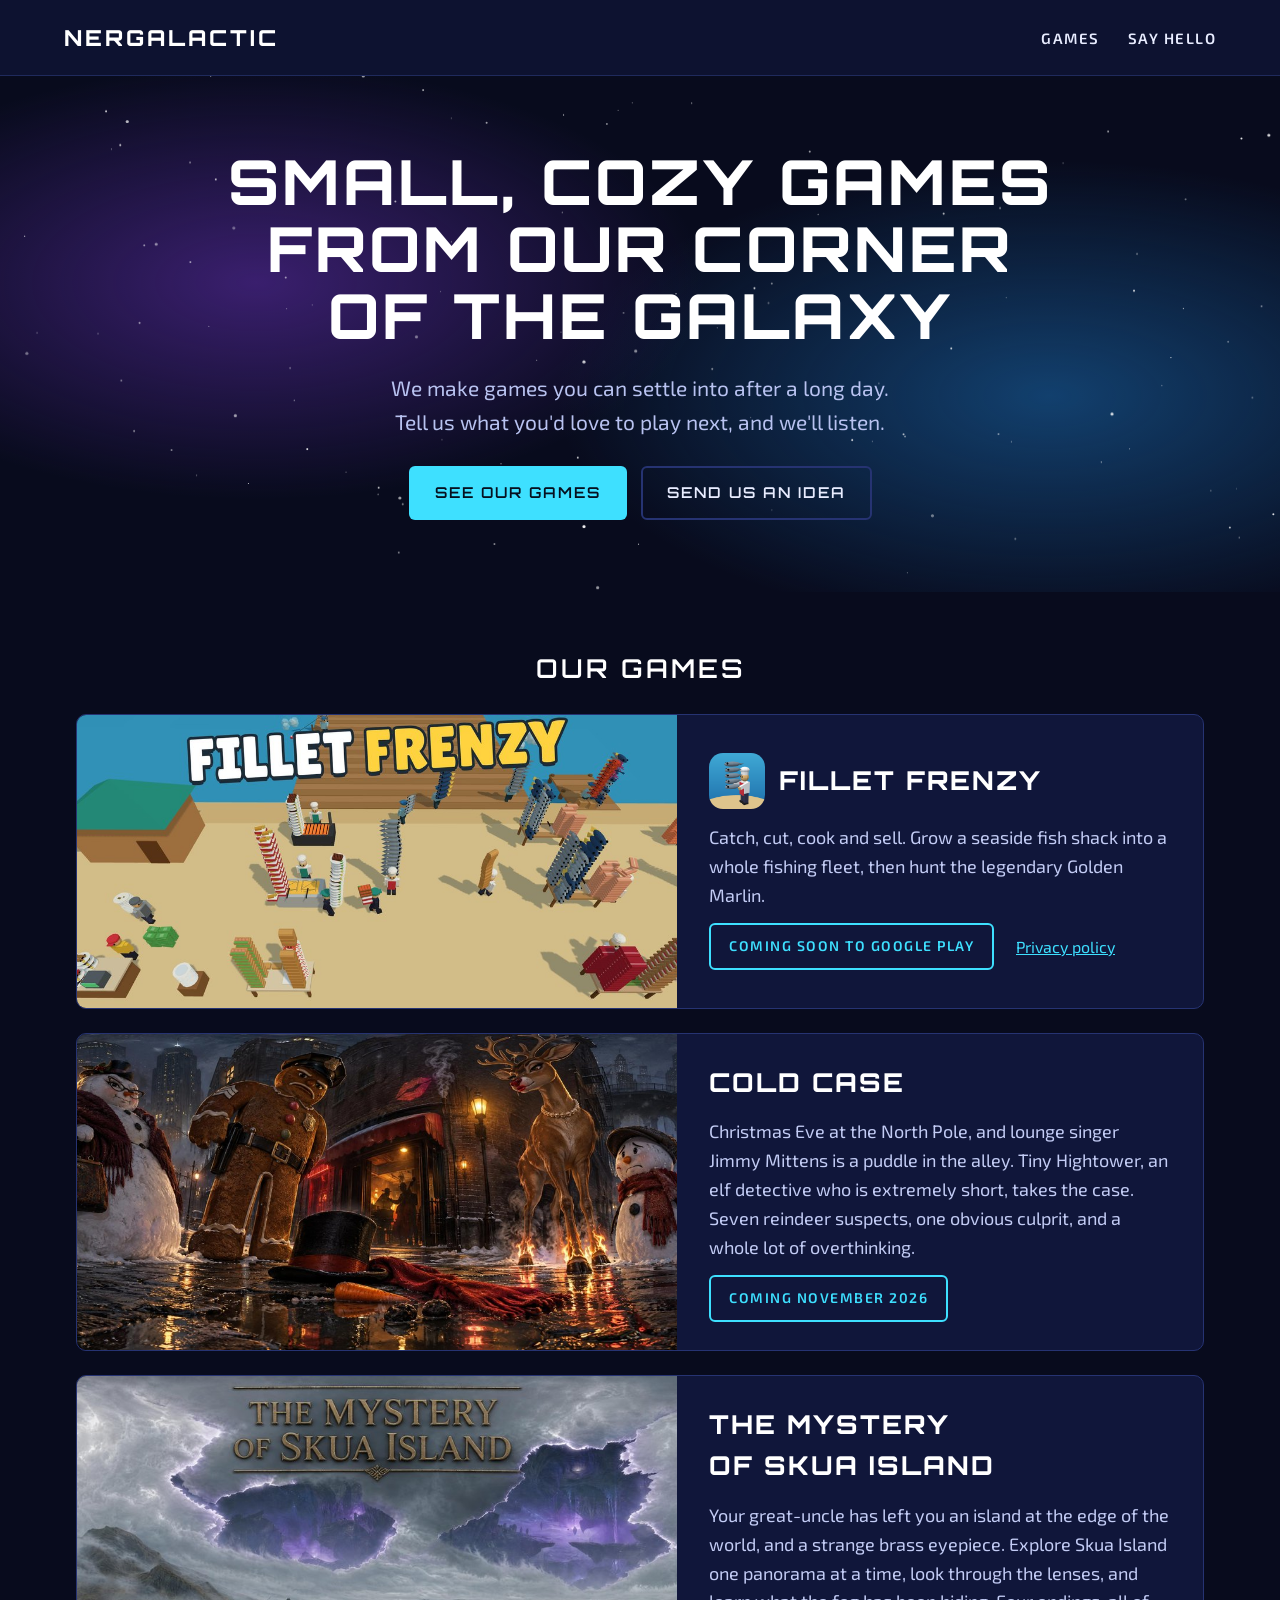
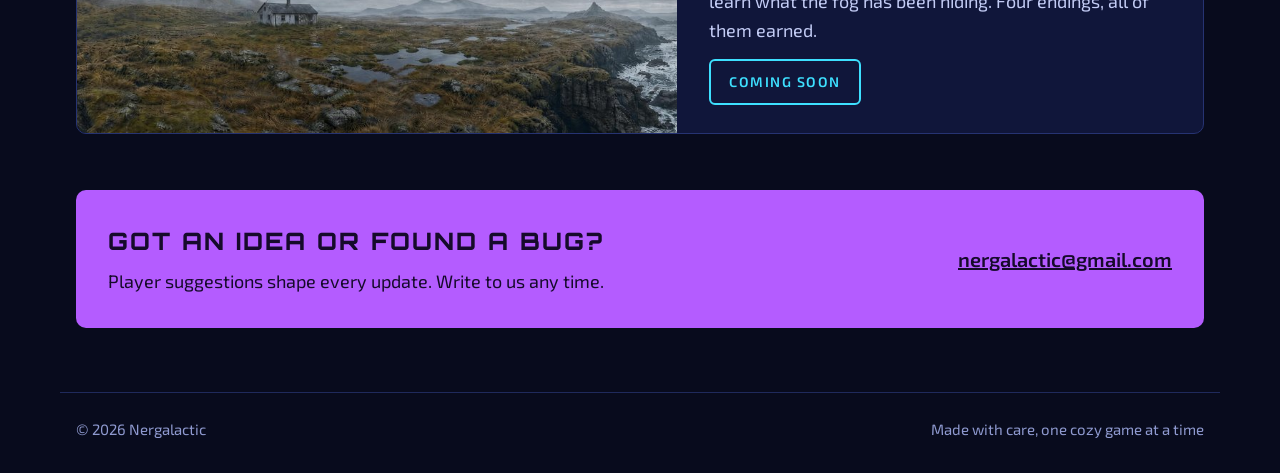
<file: index.html>
<!doctype html>
<html lang="en">
<head>
<meta charset="utf-8">
<meta name="viewport" content="width=device-width, initial-scale=1">
<title>Nergalactic</title>
<meta name="description" content="Small, cozy games from our corner of the galaxy.">
<link rel="preconnect" href="https://fonts.googleapis.com">
<link rel="preconnect" href="https://fonts.gstatic.com" crossorigin>
<link rel="stylesheet" href="https://fonts.googleapis.com/css2?family=Orbitron:wght@600;800&family=Exo+2:wght@400;600&display=swap">
<link rel="stylesheet" href="site.css">
</head>
<body>
<header class="bar">
  <a class="logo" href="./">NERGALACTIC</a>
  <nav>
    <a href="#games">GAMES</a>
    <a href="#hello">SAY HELLO</a>
  </nav>
</header>

<main>
  <section class="hero">
    <canvas id="stars" aria-hidden="true"></canvas>
    <div class="hero-text">
      <h1>SMALL, COZY GAMES FROM OUR CORNER OF THE GALAXY</h1>
      <p>We make games you can settle into after a long day. Tell us what you'd love to play next, and we'll listen.</p>
      <div class="actions">
        <a class="btn" href="#games">SEE OUR GAMES</a>
        <a class="btn ghost" href="#hello">SEND US AN IDEA</a>
      </div>
    </div>
  </section>

  <section id="games" class="wrap">
    <h2>OUR GAMES</h2>
    <article class="game">
      <img src="img/fillet-frenzy.jpg" alt="Fillet Frenzy: a busy seaside fish shack with chefs and stacks of fish" width="1024" height="500">
      <div class="game-text">
        <div class="game-title">
          <img src="img/fillet-frenzy-icon.png" alt="" width="56" height="56">
          <h3>FILLET FRENZY</h3>
        </div>
        <p>Catch, cut, cook and sell. Grow a seaside fish shack into a whole fishing fleet, then hunt the legendary Golden Marlin.</p>
        <div class="game-links">
          <span class="soon">COMING SOON TO GOOGLE PLAY</span>
          <a href="fillet-frenzy/privacy.html">Privacy policy</a>
        </div>
      </div>
    </article>
    <article class="game">
      <img src="img/cold-case.jpg" alt="Cold Case: a melted snowman's hat, scarf and carrot nose in a snowy alley, with a gingerbread cop, a reindeer with flaming hooves and two worried snowmen" width="1024" height="500" loading="lazy">
      <div class="game-text">
        <div class="game-title">
          <h3>COLD CASE</h3>
        </div>
        <p>Christmas Eve at the North Pole, and lounge singer Jimmy Mittens is a puddle in the alley. Tiny Hightower, an elf detective who is extremely short, takes the case. Seven reindeer suspects, one obvious culprit, and a whole lot of overthinking.</p>
        <div class="game-links">
          <span class="soon">COMING NOVEMBER 2026</span>
        </div>
      </div>
    </article>
    <article class="game">
      <img src="img/skua-island.jpg" alt="The Mystery of Skua Island: a lone cottage on a fogbound island under a stormy sky, with glowing purple rifts torn in the clouds" width="1024" height="500" loading="lazy">
      <div class="game-text">
        <div class="game-title">
          <h3>THE MYSTERY OF SKUA ISLAND</h3>
        </div>
        <p>Your great-uncle has left you an island at the edge of the world, and a strange brass eyepiece. Explore Skua Island one panorama at a time, look through the lenses, and learn what the fog has been hiding. Four endings, all of them earned.</p>
        <div class="game-links">
          <span class="soon">COMING SOON</span>
        </div>
      </div>
    </article>
  </section>

  <section id="hello" class="wrap">
    <div class="hello">
      <div>
        <h2>GOT AN IDEA OR FOUND A BUG?</h2>
        <p>Player suggestions shape every update. Write to us any time.</p>
      </div>
      <a class="mail" href="mailto:nergalactic@gmail.com">nergalactic@gmail.com</a>
    </div>
  </section>
</main>

<footer class="foot">
  <span>© 2026 Nergalactic</span>
  <span>Made with care, one cozy game at a time</span>
</footer>

<script>
// A quiet starfield behind the hero: drawn once, no animation
(function () {
  const c = document.getElementById('stars');
  const ctx = c.getContext('2d');
  function draw() {
    const r = c.getBoundingClientRect(), d = window.devicePixelRatio || 1;
    c.width = r.width * d; c.height = r.height * d;
    ctx.scale(d, d);
    let seed = 7;
    const rnd = () => { seed = (seed * 9301 + 49297) % 233280; return seed / 233280; };
    const n = Math.round(r.width * r.height / 6000);
    for (let i = 0; i < n; i++) {
      const s = rnd() < 0.12 ? 1.6 : rnd() < 0.5 ? 1 : 0.6;
      ctx.globalAlpha = 0.35 + rnd() * 0.6;
      ctx.fillStyle = '#ffffff';
      ctx.beginPath(); ctx.arc(rnd() * r.width, rnd() * r.height, s, 0, Math.PI * 2); ctx.fill();
    }
  }
  draw();
  let t; addEventListener('resize', () => { clearTimeout(t); t = setTimeout(draw, 150); });
})();
</script>
</body>
</html>
</file>
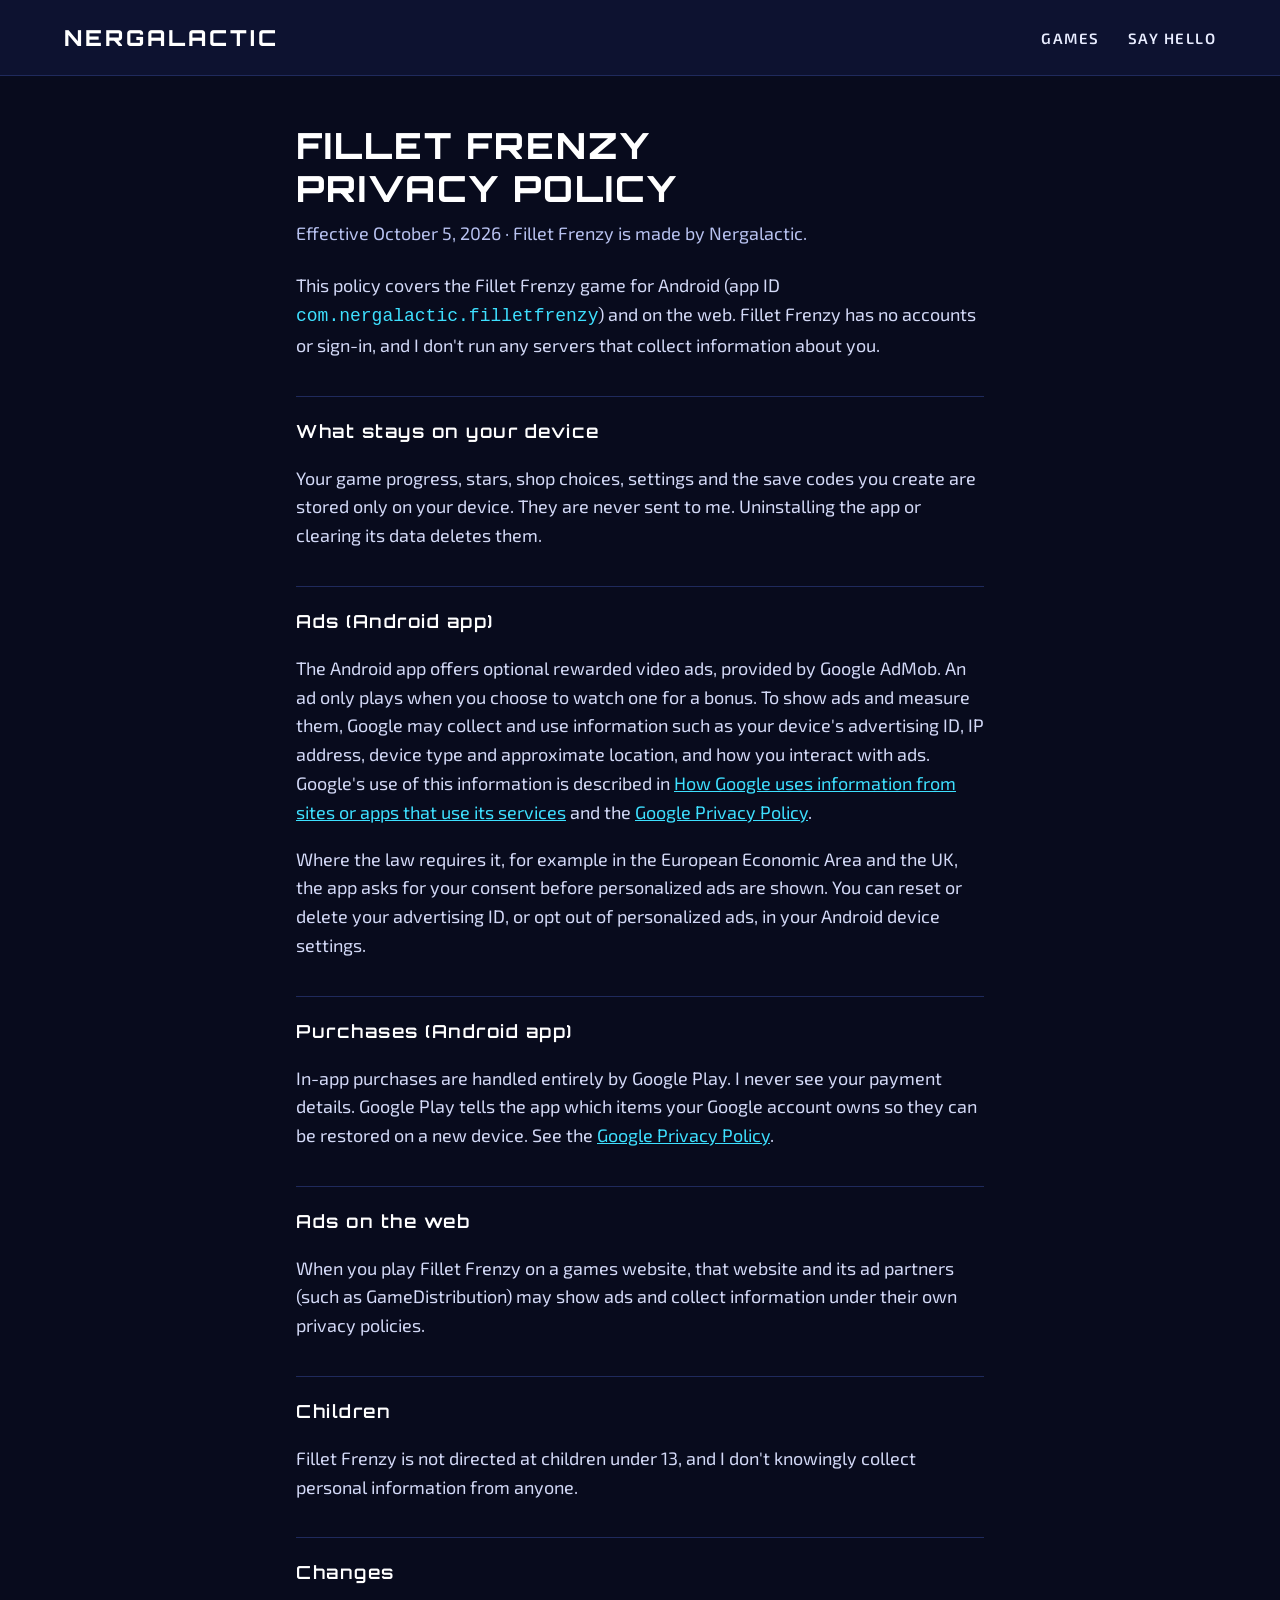
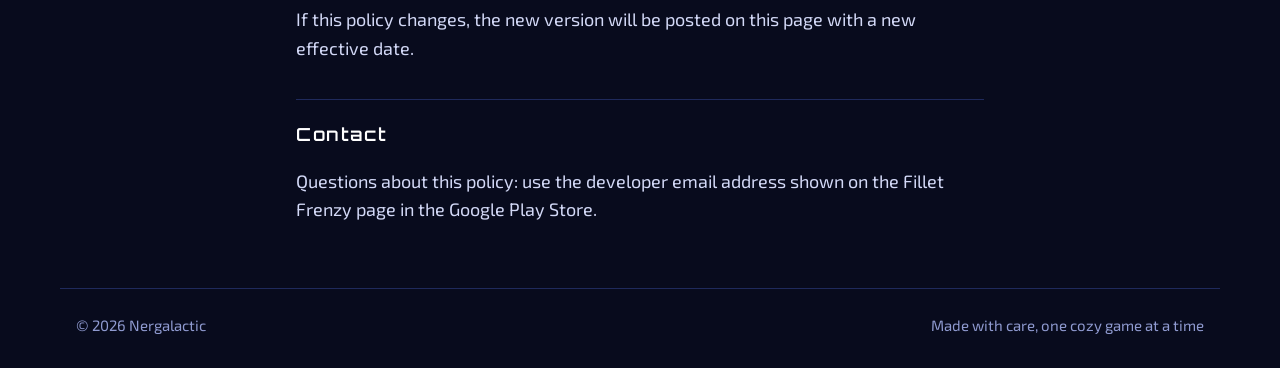
<file: fillet-frenzy/privacy.html>
<!doctype html>
<html lang="en">
<head>
<meta charset="utf-8">
<meta name="viewport" content="width=device-width, initial-scale=1">
<title>Fillet Frenzy Privacy Policy</title>
<link rel="stylesheet" href="https://fonts.googleapis.com/css2?family=Orbitron:wght@600;800&family=Exo+2:wght@400;600&display=swap">
<link rel="stylesheet" href="../site.css">
<style>
  .policy { max-width: 720px; margin: 0 auto; padding: 48px 16px 0; }
  .policy h1 { font-weight: 800; font-size: clamp(26px, 4vw, 36px); letter-spacing: 2px; line-height: 1.2; margin-bottom: 8px; }
  .policy h2 { font-weight: 600; font-size: 18px; letter-spacing: 1.5px; margin: 36px 0 8px; padding-top: 20px; border-top: 1px solid #1f2a5c; }
  .policy p { color: #d3d9f7; }
  .policy .meta { color: var(--muted); margin: 0 0 24px; }
  .policy code { color: var(--cyan); }
</style>
</head>
<body>
<header class="bar">
  <a class="logo" href="../">NERGALACTIC</a>
  <nav><a href="../#games">GAMES</a><a href="../#hello">SAY HELLO</a></nav>
</header>
<main class="policy">
<h1>FILLET FRENZY PRIVACY POLICY</h1>
<p class="meta">Effective October 5, 2026 · Fillet Frenzy is made by Nergalactic.</p>

<p>This policy covers the Fillet Frenzy game for Android (app ID <code>com.nergalactic.filletfrenzy</code>) and on the web. Fillet Frenzy has no accounts or sign-in, and I don't run any servers that collect information about you.</p>

<h2>What stays on your device</h2>
<p>Your game progress, stars, shop choices, settings and the save codes you create are stored only on your device. They are never sent to me. Uninstalling the app or clearing its data deletes them.</p>

<h2>Ads (Android app)</h2>
<p>The Android app offers optional rewarded video ads, provided by Google AdMob. An ad only plays when you choose to watch one for a bonus. To show ads and measure them, Google may collect and use information such as your device's advertising ID, IP address, device type and approximate location, and how you interact with ads. Google's use of this information is described in <a href="https://policies.google.com/technologies/partner-sites">How Google uses information from sites or apps that use its services</a> and the <a href="https://policies.google.com/privacy">Google Privacy Policy</a>.</p>
<p>Where the law requires it, for example in the European Economic Area and the UK, the app asks for your consent before personalized ads are shown. You can reset or delete your advertising ID, or opt out of personalized ads, in your Android device settings.</p>

<h2>Purchases (Android app)</h2>
<p>In-app purchases are handled entirely by Google Play. I never see your payment details. Google Play tells the app which items your Google account owns so they can be restored on a new device. See the <a href="https://policies.google.com/privacy">Google Privacy Policy</a>.</p>

<h2>Ads on the web</h2>
<p>When you play Fillet Frenzy on a games website, that website and its ad partners (such as GameDistribution) may show ads and collect information under their own privacy policies.</p>

<h2>Children</h2>
<p>Fillet Frenzy is not directed at children under 13, and I don't knowingly collect personal information from anyone.</p>

<h2>Changes</h2>
<p>If this policy changes, the new version will be posted on this page with a new effective date.</p>

<h2>Contact</h2>
<p>Questions about this policy: use the developer email address shown on the Fillet Frenzy page in the Google Play Store.</p>
</main>
<footer class="foot"><span>© 2026 Nergalactic</span><span>Made with care, one cozy game at a time</span></footer>
</body>
</html>
</file>
<file: site.css>
/* Nergalactic: deep space, nebula glow, bold all-caps headings, cozy words */
:root {
  --space: #080b1d;
  --panel: #10163a;
  --bar: #0d1230;
  --line: #263372;
  --star: #e8ecff;
  --muted: #b8c2f0;
  --cyan: #3ee0ff;
  --violet: #b45cff;
  --display: 'Orbitron', 'Exo 2', system-ui, sans-serif;
  --body: 'Exo 2', system-ui, sans-serif;
  color-scheme: dark;
}
* { box-sizing: border-box; }
html { scroll-behavior: smooth; }
@media (prefers-reduced-motion: reduce) { html { scroll-behavior: auto; } }
body { margin: 0; background: var(--space); color: var(--star); font: 18px/1.6 var(--body); }
a { color: var(--cyan); }
a:hover { color: #9ef0ff; }
a:focus-visible { outline: 3px solid var(--cyan); outline-offset: 3px; border-radius: 4px; }
h1, h2, h3 { font-family: var(--display); color: #fff; margin: 0; text-wrap: balance; }

.bar { display: flex; flex-wrap: wrap; gap: 12px 32px; align-items: center; justify-content: space-between; padding: 20px clamp(16px, 5vw, 64px); background: var(--bar); border-bottom: 1px solid #1f2a5c; }
.logo { font-family: var(--display); font-weight: 800; font-size: 22px; letter-spacing: 3px; color: #fff; text-decoration: none; }
.bar nav { display: flex; gap: 28px; }
.bar nav a { color: var(--star); text-decoration: none; font-weight: 600; font-size: 15px; letter-spacing: 1.5px; }
.bar nav a:hover { color: var(--cyan); }

.hero { position: relative; min-height: 460px; display: flex; align-items: center; justify-content: center; text-align: center; padding: 72px 16px;
  background: radial-gradient(ellipse 50% 60% at 20% 40%, #3a1f6e 0%, transparent 70%), radial-gradient(ellipse 55% 65% at 82% 62%, #12406e 0%, transparent 70%), var(--space); overflow: hidden; }
#stars { position: absolute; inset: 0; width: 100%; height: 100%; }
.hero-text { position: relative; max-width: 960px; display: flex; flex-direction: column; align-items: center; gap: 22px; }
.hero h1 { font-weight: 800; font-size: clamp(32px, 5.6vw, 62px); line-height: 1.08; letter-spacing: 3px; }
.hero p { margin: 0; font-size: clamp(18px, 2vw, 21px); color: var(--muted); max-width: 40ch; }
.actions { display: flex; flex-wrap: wrap; gap: 14px; justify-content: center; margin-top: 6px; }
.btn { font-family: var(--display); font-weight: 600; font-size: 15px; letter-spacing: 2px; padding: 15px 26px; border-radius: 6px; text-decoration: none; background: var(--cyan); color: #06101f; }
.btn:hover { background: #8aecff; color: #06101f; }
.btn.ghost { background: transparent; color: var(--star); border: 2px solid var(--line); padding: 13px 24px; }
.btn.ghost:hover { border-color: var(--cyan); color: var(--cyan); }

.wrap { max-width: 1160px; margin: 0 auto; padding: 56px 16px 0; }
.wrap > h2 { font-weight: 600; font-size: 26px; letter-spacing: 3px; text-align: center; margin-bottom: 24px; }

.game + .game { margin-top: 24px; }
.game { display: flex; flex-wrap: wrap; background: var(--panel); border: 1px solid var(--line); border-radius: 10px; overflow: hidden; }
.game > img { flex: 1 1 420px; min-width: 0; width: 100%; height: auto; max-width: 600px; object-fit: cover; display: block; }
.game-text { flex: 1 1 320px; min-width: 0; padding: 28px 32px; display: flex; flex-direction: column; gap: 14px; justify-content: center; }
.game-title { display: flex; align-items: center; gap: 14px; }
.game-title img { border-radius: 14px; }
.game h3 { font-weight: 800; font-size: 26px; letter-spacing: 2px; }
.game p { margin: 0; color: #c3ccf5; }
.game-links { display: flex; flex-wrap: wrap; gap: 14px 22px; align-items: center; font-size: 16px; }
.soon { border: 2px solid var(--cyan); color: var(--cyan); font-weight: 600; font-size: 14px; letter-spacing: 1.5px; padding: 10px 18px; border-radius: 6px; }

.hello { display: flex; flex-wrap: wrap; gap: 18px 32px; align-items: center; justify-content: space-between; padding: 32px; border-radius: 10px; background: var(--violet); color: #160a2b; }
.hello h2 { color: #160a2b; font-weight: 800; font-size: 24px; letter-spacing: 2px; margin-bottom: 6px; }
.hello p { margin: 0; }
.mail { color: #160a2b; font-weight: 600; font-size: 20px; }
.mail:hover { color: #000; }
.mail:focus-visible { outline-color: #160a2b; }

.foot { display: flex; flex-wrap: wrap; gap: 8px 24px; justify-content: space-between; max-width: 1160px; margin: 64px auto 0; padding: 24px 16px 32px; border-top: 1px solid #1f2a5c; color: #8f9ad0; font-size: 15px; }
</file>
